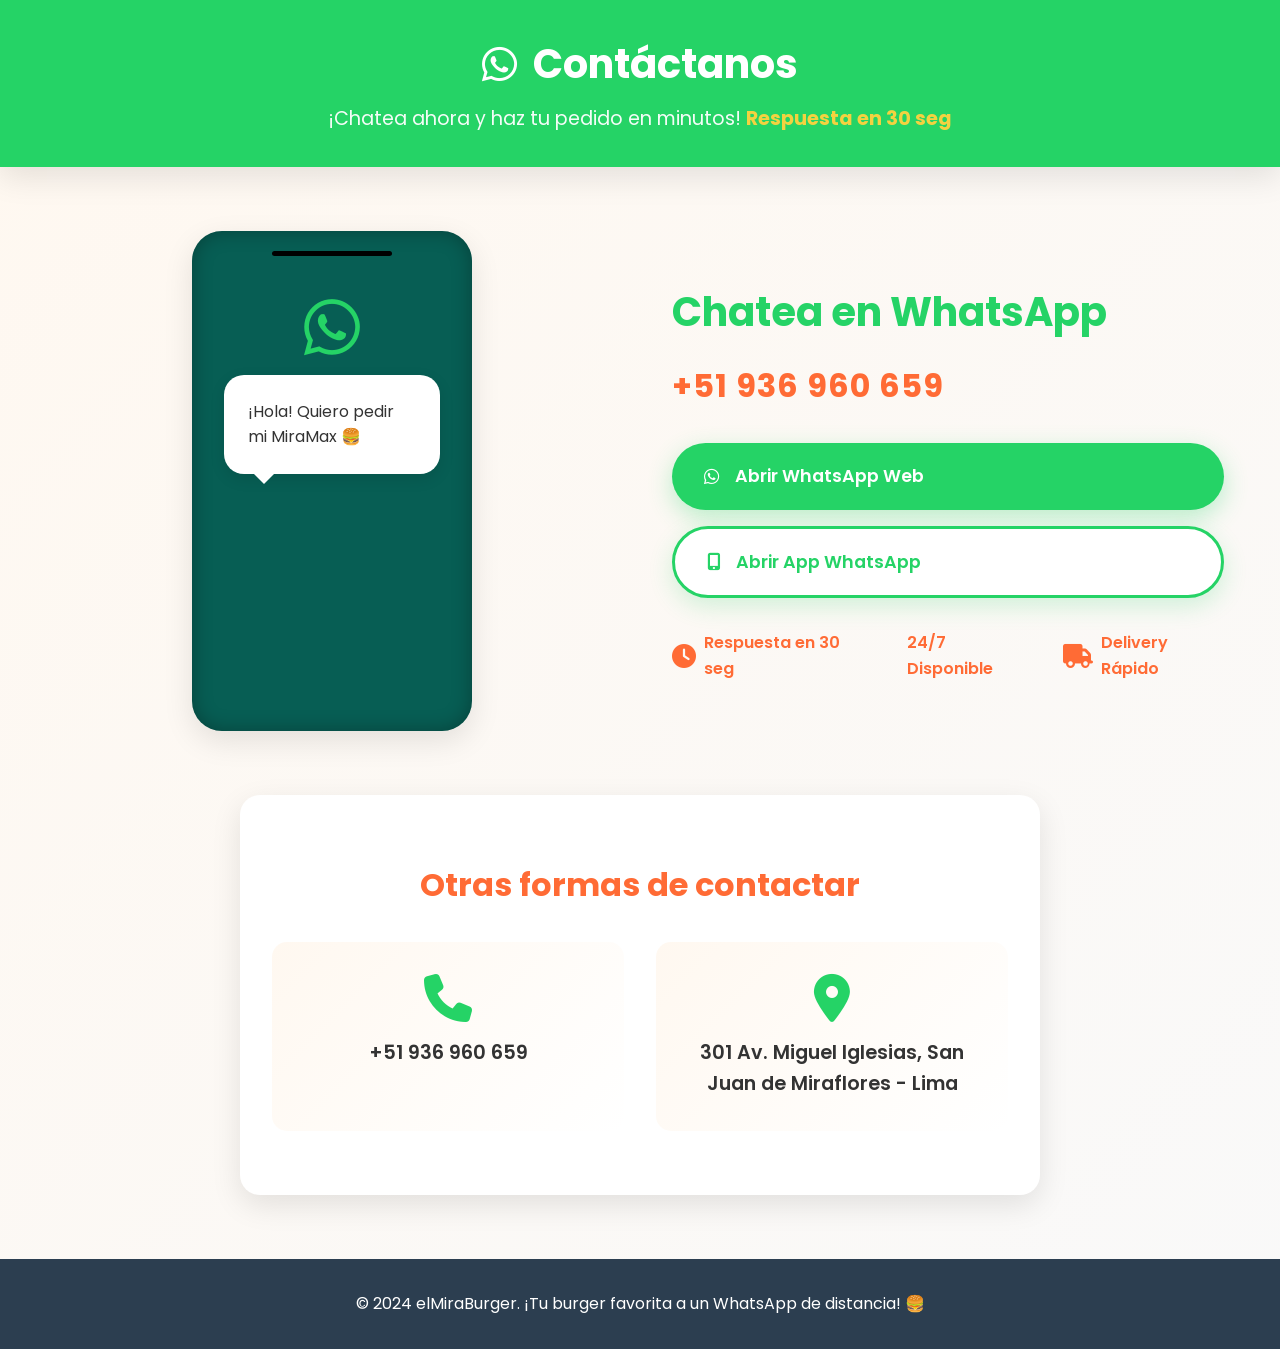
<file: contactos.html>
<!DOCTYPE html>
<html lang="es">
<head>
    <meta charset="UTF-8">
    <meta name="viewport" content="width=device-width, initial-scale=1.0">
    <meta name="description" content="Contáctanos por WhatsApp con elMiraBurger. Chatea ahora al +51 936 960 659 y haz tu pedido en segundos.">
    <title>Contáctanos | elMiraBurger - Chatea por WhatsApp</title>
    <link rel="stylesheet" href="contacto.css">
    <link href="https://fonts.googleapis.com/css2?family=Poppins:wght@300;400;600;700&display=swap" rel="stylesheet">
    <link rel="stylesheet" href="https://cdnjs.cloudflare.com/ajax/libs/font-awesome/6.4.0/css/all.min.css">
</head>
<body>
    <header>
        <div class="header-content">
            <h1><i class="fab fa-whatsapp"></i> Contáctanos</h1>
            <p>¡Chatea ahora y haz tu pedido en minutos! <span>Respuesta en <strong>30 seg</strong></span></p>
        </div>
    </header>

    <main class="contact-container">
        <!-- Hero WhatsApp -->
        <section class="whatsapp-hero">
            <div class="hero-content">
                <div class="phone-mockup">
                    <div class="phone-screen">
                        <i class="fab fa-whatsapp"></i>
                        <div class="chat-bubble">
                            <p>¡Hola! Quiero pedir mi MiraMax 🍔</p>
                        </div>
                    </div>
                </div>
                
                <div class="hero-text">
                    <h2>Chatea en WhatsApp</h2>
                    <p class="phone-number">+51 936 960 659</p>
                    
                    <div class="whatsapp-buttons">
                        <a href="https://wa.me/51936960659?text=¡Hola!%20Quiero%20hacer%20mi%20pedido%20en%20elMiraBurger%20🍔%20¿Qué%20recomiendan?" 
                           class="btn-whatsapp primary" 
                           target="_blank" 
                           rel="noopener noreferrer">
                            <i class="fab fa-whatsapp"></i>
                            Abrir WhatsApp Web
                        </a>
                        
                        <a href="https://wa.me/51936960659?text=¡Hola!%20Quiero%20hacer%20mi%20pedido%20en%20elMiraBurger%20🍔%20¿Qué%20recomiendan?" 
                           class="btn-whatsapp app" 
                           onclick="openWhatsAppApp()">
                            <i class="fas fa-mobile-alt"></i>
                            Abrir App WhatsApp
                        </a>
                    </div>
                    
                    <div class="features">
                        <div class="feature">
                            <i class="fas fa-clock"></i>
                            <span>Respuesta en 30 seg</span>
                        </div>
                        <div class="feature">
                            <i class="fas fa-pedestrians"></i>
                            <span>24/7 Disponible</span>
                        </div>
                        <div class="feature">
                            <i class="fas fa-truck"></i>
                            <span>Delivery Rápido</span>
                        </div>
                    </div>
                </div>
            </div>
        </section>

        <!-- Info adicional -->
        <section class="contact-info">
            <h3>Otras formas de contactar</h3>
            <div class="info-grid">
                <div class="info-card">
                    <i class="fas fa-phone"></i>
                    <p>+51 936 960 659</p>
                </div>
                <div class="info-card">
                    <i class="fas fa-map-marker-alt"></i>
                    <p>301 Av. Miguel Iglesias, San Juan de Miraflores - Lima</p>
                </div>
            </div>
        </section>
    </main>

    <footer>
        <p>© 2024 elMiraBurger. ¡Tu burger favorita a un WhatsApp de distancia! 🍔</p>
    </footer>

    <script src="contacto.js"></script>
</body>
</html>
</file>
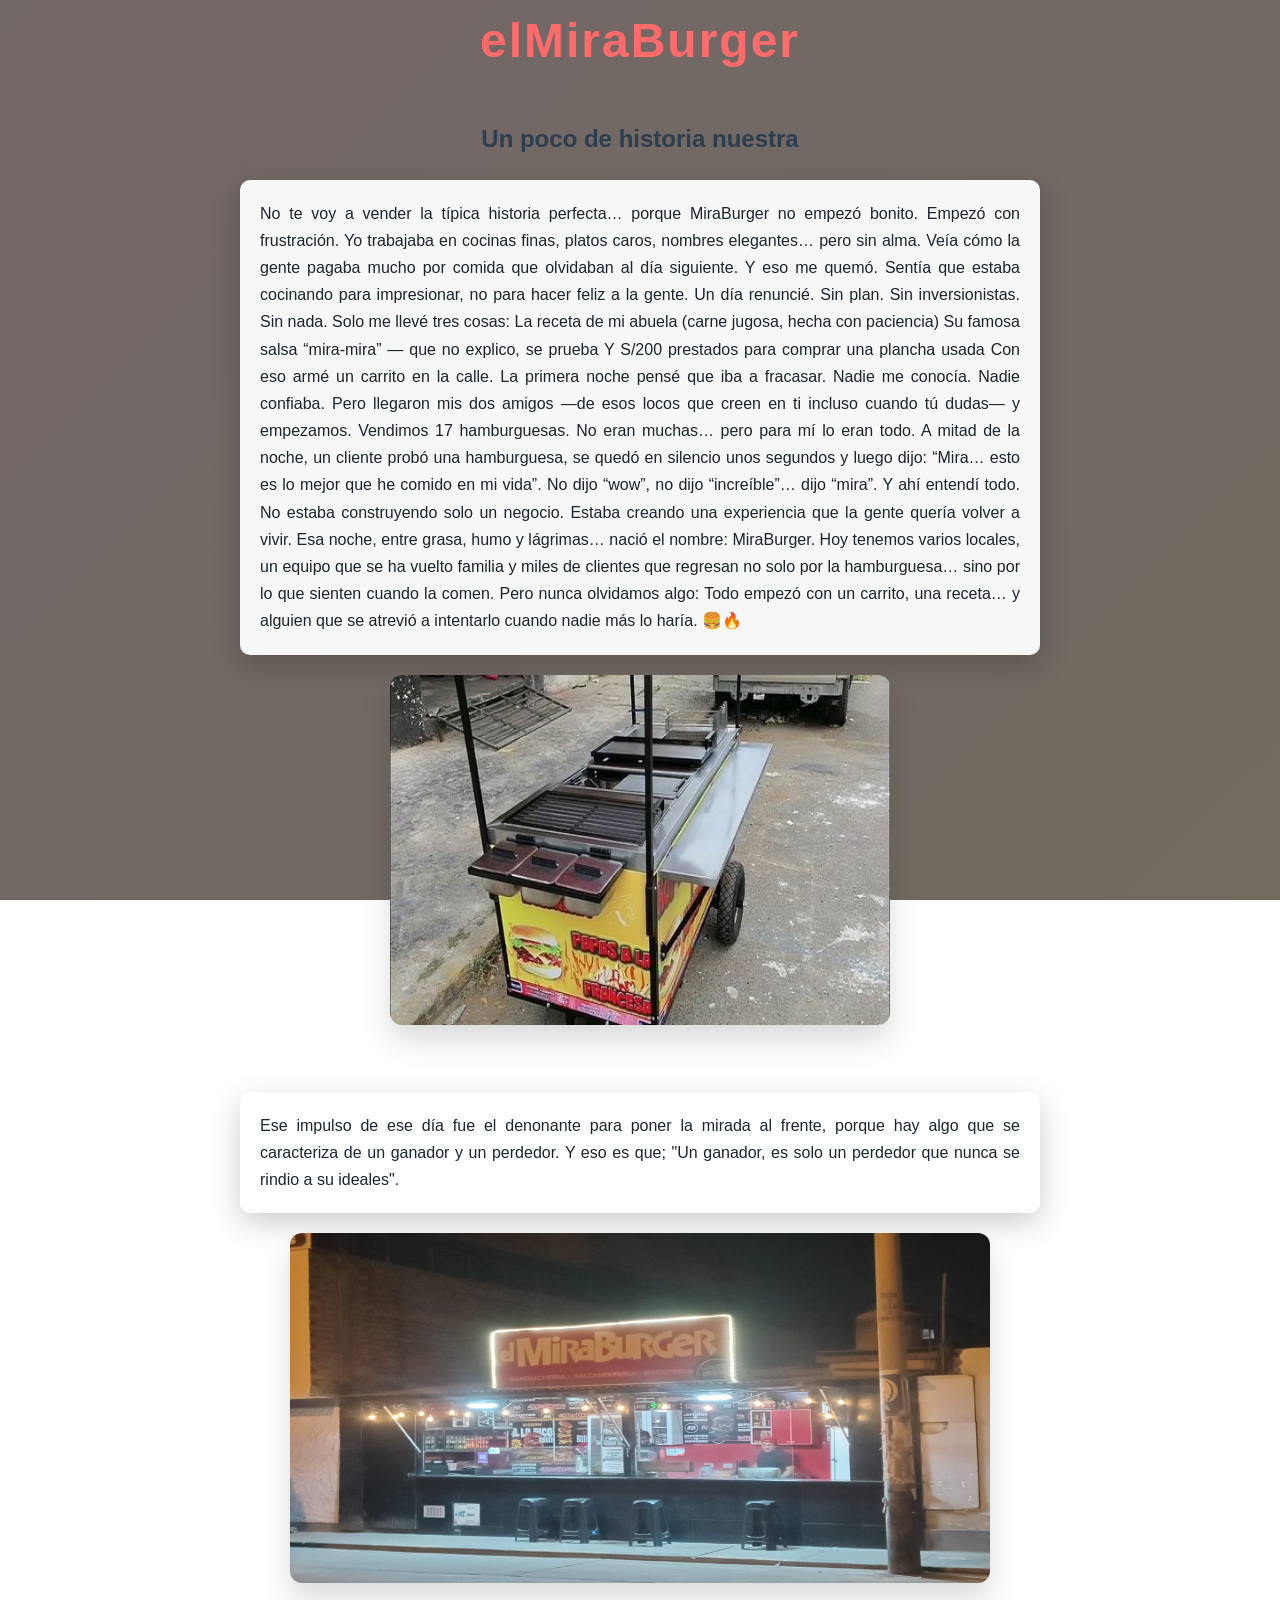
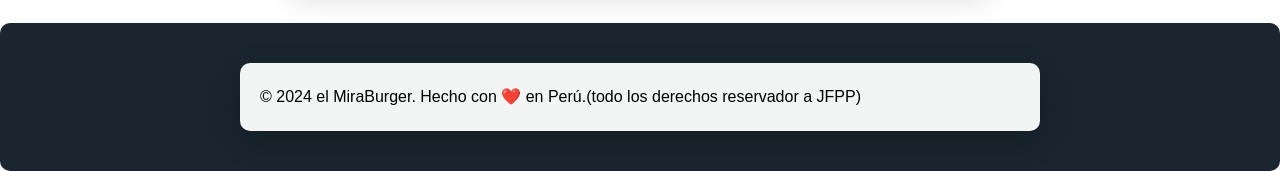
<file: inicio.html>
<!DOCTYPE html>
<html lang="en">
<head>
    <meta charset="UTF-8">
    <meta name="viewport" content="width=device-width, initial-scale=1.0">
    <title>Document</title>
    <link rel="stylesheet" href="inicio.css">
</head>
<body>
    <h1>elMiraBurger</h1>
    <br>
    <h2>Un poco de historia nuestra</h2>
    <p>No te voy a vender la típica historia perfecta… porque MiraBurger no empezó bonito.

Empezó con frustración.

Yo trabajaba en cocinas finas, platos caros, nombres elegantes… pero sin alma. Veía cómo la gente pagaba mucho por comida que olvidaban al día siguiente. Y eso me quemó. Sentía que estaba cocinando para impresionar, no para hacer feliz a la gente.

Un día renuncié.

Sin plan. Sin inversionistas. Sin nada.

Solo me llevé tres cosas:

La receta de mi abuela (carne jugosa, hecha con paciencia)
Su famosa salsa “mira-mira” — que no explico, se prueba
Y S/200 prestados para comprar una plancha usada

Con eso armé un carrito en la calle.

La primera noche pensé que iba a fracasar. Nadie me conocía. Nadie confiaba. Pero llegaron mis dos amigos —de esos locos que creen en ti incluso cuando tú dudas— y empezamos.

Vendimos 17 hamburguesas.

No eran muchas… pero para mí lo eran todo.

A mitad de la noche, un cliente probó una hamburguesa, se quedó en silencio unos segundos y luego dijo:
“Mira… esto es lo mejor que he comido en mi vida”.

No dijo “wow”, no dijo “increíble”… dijo “mira”.

Y ahí entendí todo.

No estaba construyendo solo un negocio. Estaba creando una experiencia que la gente quería volver a vivir.

Esa noche, entre grasa, humo y lágrimas… nació el nombre:

MiraBurger.

Hoy tenemos varios locales, un equipo que se ha vuelto familia y miles de clientes que regresan no solo por la hamburguesa… sino por lo que sienten cuando la comen.

Pero nunca olvidamos algo:

Todo empezó con un carrito, una receta…
y alguien que se atrevió a intentarlo cuando nadie más lo haría. 🍔🔥</p>
<img src="fotos/foto7.jpg" alt="inicios" height="350" width="500">
<br>
<p>Ese impulso de ese día fue el denonante para poner la mirada al frente, porque hay algo que se caracteriza de un ganador y un perdedor.
    Y eso es que; "Un ganador, es solo un perdedor que nunca se rindio a su ideales".
</p>
<img src="fotos/foto6.jpeg" alt="puesto actual" height="350" width="700">



    
</body>
<footer class="footer">
        <p>&copy; 2024 el MiraBurger. Hecho con ❤️ en Perú.(todo los derechos reservador a JFPP)</p>
    </footer>
</html>
</file>
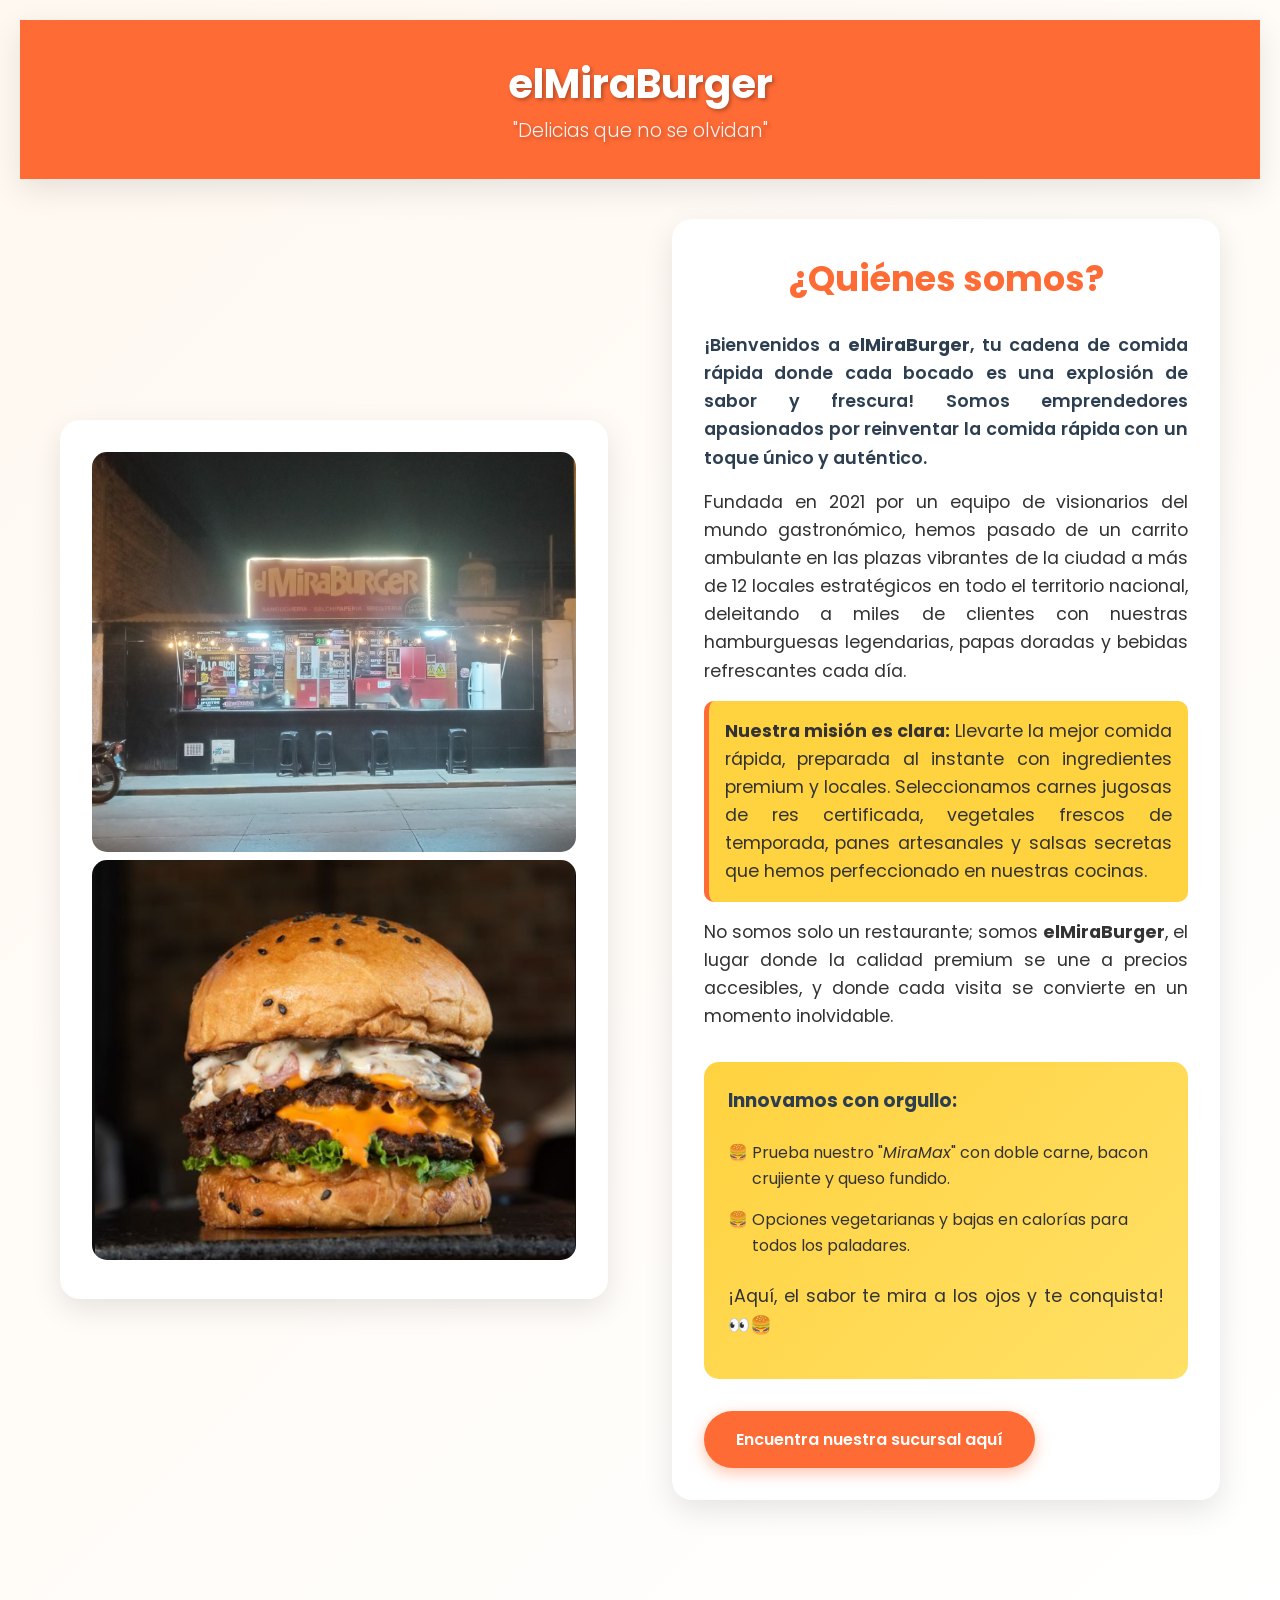
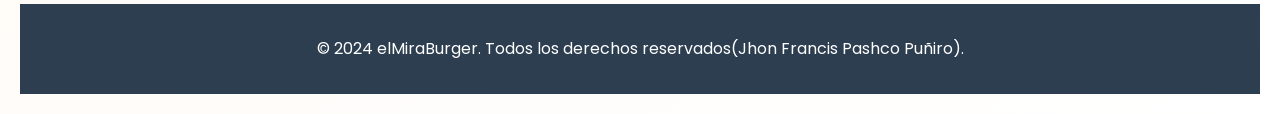
<file: quinessomos.html>
<!DOCTYPE html>
<html lang="es">
<head>
    <meta charset="UTF-8">
    <meta name="viewport" content="width=device-width, initial-scale=1.0">
    <meta name="description" content="Descubre quiénes somos en elMiraBurger: la cadena de comida rápida con hamburguesas inolvidables y sabores que conquistan.">
    <title>¿Quiénes Somos? | elMiraBurger - Delicias que no se olvidan</title>
    <link rel="stylesheet" href="somos3.css">
    <link href="https://fonts.googleapis.com/css2?family=Poppins:wght@300;400;600;700&display=swap" rel="stylesheet">
    <link rel="icon" href="favicon.ico" type="image/x-icon">
</head>
<body>
    <header>
        <h1>elMiraBurger <span>"Delicias que no se olvidan"</span></h1>
    </header>

    <main>
        <div class="padre">
            <div class="hijos">
                <div class="nieto imagen">
                    <img src="imagenes/quiesoms.jpeg" alt="Equipo de elMiraBurger preparando hamburguesas frescas en nuestra cocina" loading="lazy">
                    <img src="imagenes/hamburguesa.png" alt="El MiraMax" height="50" width="100">
                </div>

                <div class="nieto texto">
                    <h2>¿Quiénes somos?</h2>
                    <p class="intro">¡Bienvenidos a <strong>elMiraBurger</strong>, tu cadena de comida rápida donde cada bocado es una explosión de sabor y frescura! Somos emprendedores apasionados por reinventar la comida rápida con un toque único y auténtico.</p>
                    
                    <p>Fundada en 2021 por un equipo de visionarios del mundo gastronómico, hemos pasado de un carrito ambulante en las plazas vibrantes de la ciudad a más de 12 locales estratégicos en todo el territorio nacional, deleitando a miles de clientes con nuestras hamburguesas legendarias, papas doradas y bebidas refrescantes cada día.</p>
                    
                    <p class="mision"><strong>Nuestra misión es clara:</strong> Llevarte la mejor comida rápida, preparada al instante con ingredientes premium y locales. Seleccionamos carnes jugosas de res certificada, vegetales frescos de temporada, panes artesanales y salsas secretas que hemos perfeccionado en nuestras cocinas.</p>
                    
                    <p>No somos solo un restaurante; somos <strong>elMiraBurger</strong>, el lugar donde la calidad premium se une a precios accesibles, y donde cada visita se convierte en un momento inolvidable.</p>
                    
                    <div class="destacado">
                        <h3>Innovamos con orgullo:</h3>
                        <ul>
                            <li>Prueba nuestro "<em>MiraMax</em>" con doble carne, bacon crujiente y queso fundido.</li>
                            <li>Opciones vegetarianas y bajas en calorías para todos los paladares.</li>
                        </ul>
                        <p>¡Aquí, el sabor te mira a los ojos y te conquista! 👀🍔</p>
                    </div>
                    
                    <a href="https://www.google.com/maps/@-12.1694016,-76.9615596,3a,75y,283.56h,94.45t/data=!3m7!1e1!3m5!1sRHFCVbLHcESAU-4503TEQg!2e0!6shttps:%2F%2Fstreetviewpixels-pa.googleapis.com%2Fv1%2Fthumbnail%3Fcb_client%3Dmaps_sv.tactile%26w%3D900%26h%3D600%26pitch%3D-4.452967237435445%26panoid%3DRHFCVbLHcESAU-4503TEQg%26yaw%3D283.5649466595456!7i16384!8i8192?entry=ttu&g_ep=EgoyMDI2MDQyMS4wIKXMDSoASAFQAw%3D%3D" class="cta-button">Encuentra nuestra sucursal aquí</a>
                </div>
            </div>
        </div>
    </main>

    <footer>
        <p>&copy; 2024 elMiraBurger. Todos los derechos reservados(Jhon Francis Pashco Puñiro).</p>
    </footer>
</body>
</html>
</file>
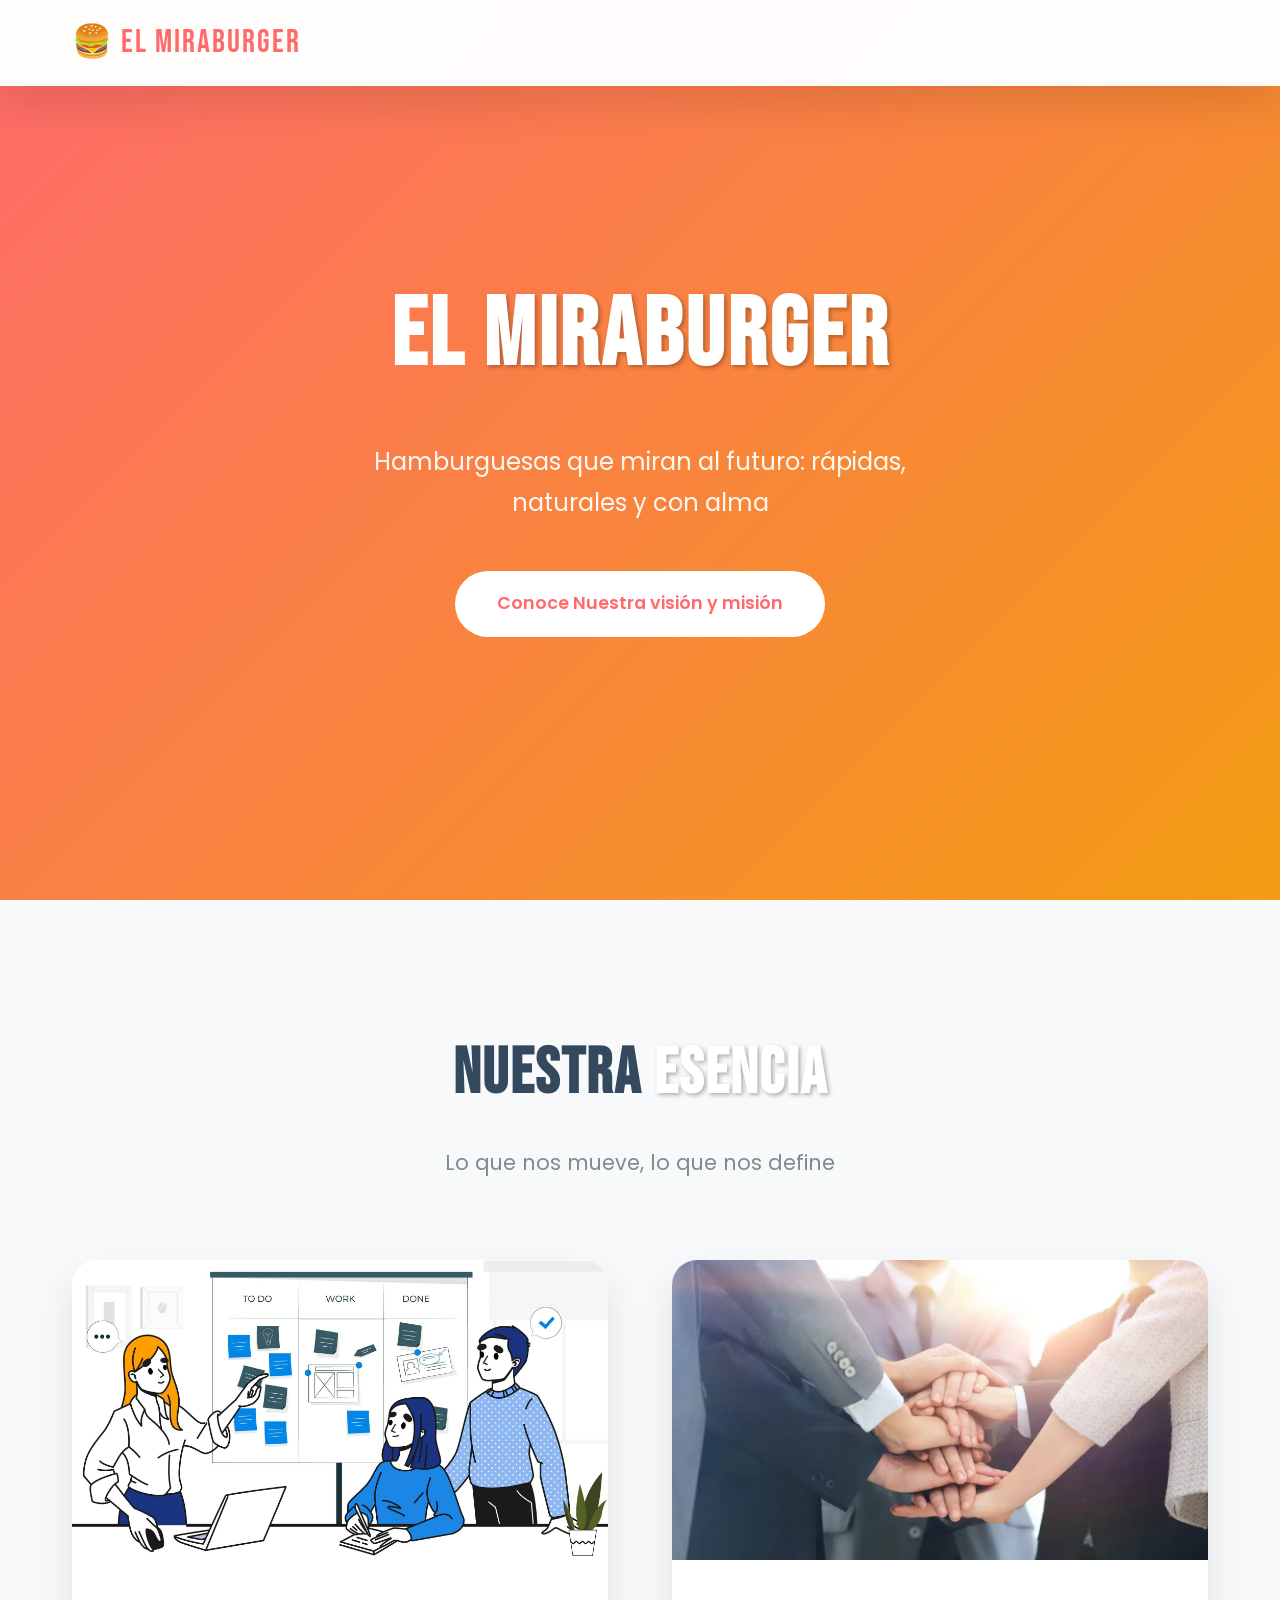
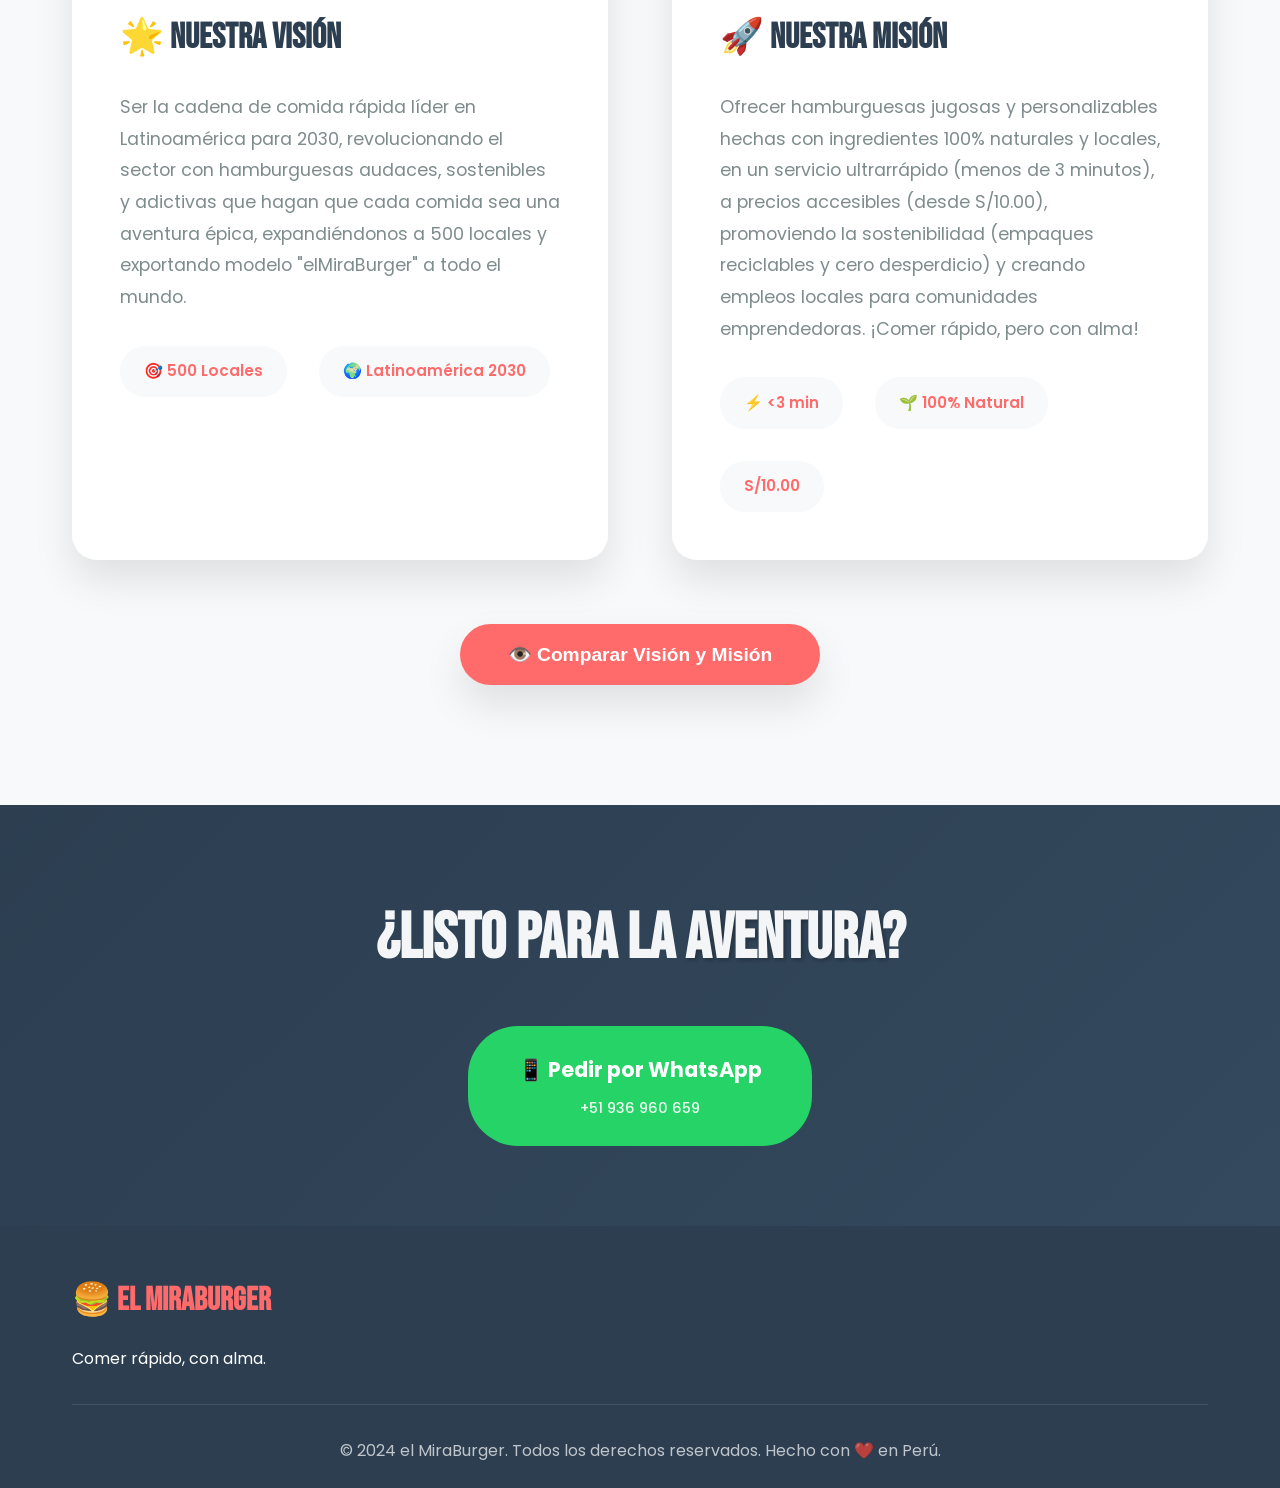
<file: vision.html>
<!DOCTYPE html>
<html lang="es">
<head>
    <meta charset="UTF-8">
    <meta name="viewport" content="width=device-width, initial-scale=1.0">
    <title>el MiraBurger - Quiénes Somos</title>
    <meta name="description" content="Conoce la visión y misión de el MiraBurger: hamburguesas rápidas, naturales y sostenibles en Latinoamérica.">
    <meta name="keywords" content="hamburguesas, comida rápida, MiraBurger, Perú, sostenible">
    
    <!-- Favicon y Open Graph -->
    <link rel="icon" href="favicon.ico" type="image/x-icon">
    <link rel="preconnect" href="https://fonts.googleapis.com">
    <link rel="preconnect" href="https://fonts.gstatic.com" crossorigin>
    <link href="https://fonts.googleapis.com/css2?family=Poppins:wght@300;400;600;700&family=Bebas+Neue&display=swap" rel="stylesheet">
    
    <link rel="stylesheet" href="vision.css">
</head>

<body>
    <!-- Header con Navegación -->
    <header class="header">
        <nav class="navbar">
            <div class="nav-container">
                <div class="logo">
                    <h2>🍔 el MiraBurger</h2>
                </div>
                <div class="hamburger">
                    <span></span>
                    <span></span>
                    <span></span>
                </div>
            </div>
        </nav>
    </header>

    <!-- Hero Section -->
    <section id="inicio" class="hero">
        <div class="hero-content">
            <h1 class="hero-title">el <span class="highlight">MiraBurger</span></h1>
            <p class="hero-subtitle">Hamburguesas que miran al futuro: rápidas, naturales y con alma</p>
            <a href="#quienes" class="btn btn-primary">Conoce Nuestra visión y misión</a>
        </div>
    </section>

    <!-- Main Content - Quiénes Somos -->
    <main id="quienes" class="quienes-section">
        <div class="container">
            <div class="section-header">
                <h2 class="section-title">Nuestra <span class="highlight">Esencia</span></h2>
                <p>Lo que nos mueve, lo que nos define</p>
            </div>

            <div class="cards-container">
                <!-- Card Visión -->
                <article class="card vision-card">
                    <div class="card-image">
                        <img src="imagenes/vision.jpg" alt="Visión el MiraBurger - Líderes en Latinoamérica 2030" loading="lazy">
                        <div class="image-overlay">
                            <h3>Visión</h3>
                        </div>
                    </div>
                    <div class="card-content">
                        <h2>🌟 Nuestra Visión</h2>
                        <p>Ser la cadena de comida rápida líder en Latinoamérica para 2030, revolucionando el sector con hamburguesas audaces, sostenibles y adictivas que hagan que cada comida sea una aventura épica, expandiéndonos a 500 locales y exportando modelo "elMiraBurger" a todo el mundo.</p>
                        <div class="card-stats">
                            <span>🎯 500 Locales</span>
                            <span>🌍 Latinoamérica 2030</span>
                        </div>
                    </div>
                </article>

                <!-- Card Misión -->
                <article class="card mision-card">
                    <div class="card-image">
                        <img src="imagenes/mision.webp" alt="Misión el MiraBurger - Hamburguesas naturales en 3 minutos" loading="lazy">
                        <div class="image-overlay">
                            <h3>Misión</h3>
                        </div>
                    </div>
                    <div class="card-content">
                        <h2>🚀 Nuestra Misión</h2>
                        <p>Ofrecer hamburguesas jugosas y personalizables hechas con ingredientes 100% naturales y locales, en un servicio ultrarrápido (menos de 3 minutos), a precios accesibles (desde S/10.00), promoviendo la sostenibilidad (empaques reciclables y cero desperdicio) y creando empleos locales para comunidades emprendedoras. ¡Comer rápido, pero con alma!</p>
                        <div class="card-stats">
                            <span>⚡ <3 min</span>
                            <span>🌱 100% Natural</span>
                            <span>S/10.00</span>
                        </div>
                    </div>
                </article>
            </div>

            <!-- Toggle para comparar -->
            <div class="toggle-section">
                <button id="toggleBtn" class="toggle-btn">👁️ Comparar Visión y Misión</button>
            </div>
        </div>
    </main>

    <!-- CTA Section -->
     <section class="cta-section">
    <div class="container">
        <h2>¿Listo para la <span class="highlight">aventura</span>?</h2>
        <div class="cta-buttons">
            <a href="https://wa.me/51936960659?text=¡Hola!%20Quiero%20probar%20el%20MiraBurger%20🍔%20¿Qué%20me%20recomiendas?" 
               class="btn btn-primary btn-large btn-whatsapp" 
               target="_blank"
               rel="noopener noreferrer">
                <span>📱 Pedir por WhatsApp</span>
                <small>+51 936 960 659</small>
            </a>
        </div>
    </div>
</section>

    <!-- Footer -->
    <footer class="footer">
        <div class="container">
            <div class="footer-content">
                <div class="footer-brand">
                    <h3>🍔 el MiraBurger</h3>
                    <p>Comer rápido, con alma.</p>
                </div>
            </div>
            <div class="footer-bottom">
                <p>&copy; 2024 el MiraBurger. Todos los derechos reservados. Hecho con ❤️ en Perú.</p>
            </div>
        </div>
    </footer>

    <script src="vision.js"></script>
</body>
</html>
</file>
<file: contacto.css>
/* Variables consistentes con tu diseño */
:root {
    --primary-color: #25D366; /* Verde WhatsApp */
    --primary-hover: #128C7E;
    --secondary-color: #FF6B35;
    --bg-light: #FFF8F0;
    --shadow: 0 10px 30px rgba(0,0,0,0.1);
    --transition: all 0.3s ease;
}

* {
    margin: 0;
    padding: 0;
    box-sizing: border-box;
}

body {
    font-family: 'Poppins', sans-serif;
    line-height: 1.6;
    background: linear-gradient(135deg, var(--bg-light) 0%, #f9f9f9 100%);
    color: #333;
    overflow-x: hidden;
}

/* Header */
header {
    background: var(--primary-color);
    color: white;
    text-align: center;
    padding: 2rem 1rem;
    box-shadow: var(--shadow);
}

.header-content h1 {
    font-size: 2.5rem;
    margin-bottom: 0.5rem;
    display: flex;
    align-items: center;
    justify-content: center;
    gap: 1rem;
}

.header-content p {
    font-size: 1.2rem;
    opacity: 0.95;
}

.header-content span {
    color: #FFD23F;
    font-weight: 700;
}

/* Hero WhatsApp */
.whatsapp-hero {
    padding: 4rem 1rem;
    max-width: 1200px;
    margin: 0 auto;
}

.hero-content {
    display: grid;
    grid-template-columns: 1fr 1fr;
    gap: 4rem;
    align-items: center;
}

.phone-mockup {
    justify-self: center;
}

.phone-screen {
    background: #075E54;
    border-radius: 30px;
    padding: 3rem 2rem 2rem;
    width: 280px;
    height: 500px;
    position: relative;
    box-shadow: var(--shadow), inset 0 0 20px rgba(0,0,0,0.3);
}

.phone-screen::before {
    content: '';
    position: absolute;
    top: 20px;
    left: 50%;
    transform: translateX(-50%);
    width: 120px;
    height: 5px;
    background: #000;
    border-radius: 10px;
}

.phone-screen i {
    font-size: 4rem;
    color: #25D366;
    position: absolute;
    top: 4rem;
    left: 50%;
    transform: translateX(-50%);
}

.chat-bubble {
    background: white;
    border-radius: 20px;
    padding: 1.5rem;
    margin-top: 6rem;
    box-shadow: 0 5px 15px rgba(0,0,0,0.1);
    position: relative;
}

.chat-bubble::after {
    content: '';
    position: absolute;
    bottom: -10px;
    left: 30px;
    width: 0;
    height: 0;
    border-left: 10px solid transparent;
    border-right: 10px solid transparent;
    border-top: 10px solid white;
}

.hero-text h2 {
    font-size: 2.5rem;
    color: var(--primary-color);
    margin-bottom: 1rem;
}

.phone-number {
    font-size: 2rem;
    font-weight: 700;
    color: var(--secondary-color);
    margin-bottom: 2rem;
    letter-spacing: 1px;
}

/* Botones WhatsApp */
.whatsapp-buttons {
    display: flex;
    flex-direction: column;
    gap: 1rem;
    margin-bottom: 2rem;
}

.btn-whatsapp {
    display: flex;
    align-items: center;
    gap: 1rem;
    padding: 1.2rem 2rem;
    text-decoration: none;
    border-radius: 50px;
    font-weight: 600;
    font-size: 1.1rem;
    transition: var(--transition);
    text-align: center;
    box-shadow: 0 8px 25px rgba(37,211,102,0.3);
}

.btn-whatsapp.primary {
    background: var(--primary-color);
    color: white;
}

.btn-whatsapp.primary:hover {
    background: var(--primary-hover);
    transform: translateY(-3px);
    box-shadow: 0 12px 35px rgba(37,211,102,0.4);
}

.btn-whatsapp.app {
    background: #fff;
    color: var(--primary-color);
    border: 3px solid var(--primary-color);
    box-shadow: 0 8px 25px rgba(37,211,102,0.2);
}

.btn-whatsapp.app:hover {
    background: var(--primary-color);
    color: white;
    transform: translateY(-3px);
}

/* Features */
.features {
    display: flex;
    gap: 2rem;
    justify-content: center;
}

.feature {
    display: flex;
    align-items: center;
    gap: 0.5rem;
    font-weight: 600;
    color: var(--secondary-color);
}

.feature i {
    font-size: 1.5rem;
}

/* Info adicional */
.contact-info {
    background: white;
    padding: 4rem 2rem;
    text-align: center;
    box-shadow: var(--shadow);
    border-radius: 20px;
    max-width: 800px;
    margin: 0 auto 4rem;
}

.contact-info h3 {
    font-size: 2rem;
    color: var(--secondary-color);
    margin-bottom: 2rem;
}

.info-grid {
    display: grid;
    grid-template-columns: repeat(auto-fit, minmax(200px, 1fr));
    gap: 2rem;
}

.info-card {
    padding: 2rem;
    border-radius: 15px;
    background: linear-gradient(135deg, var(--bg-light), white);
    transition: var(--transition);
}

.info-card:hover {
    transform: translateY(-5px);
    box-shadow: var(--shadow);
}

.info-card i {
    font-size: 3rem;
    color: var(--primary-color);
    margin-bottom: 1rem;
}

.info-card p {
    text-align: center;
    font-size: 1.2rem;
    font-weight: 600;
}

/* Footer */
footer {
    background: #2C3E50;
    color: white;
    text-align: center;
    padding: 2rem;
}

/* Responsive */
@media (max-width: 768px) {
    .hero-content {
        grid-template-columns: 1fr;
        text-align: center;
        gap: 2rem;
    }
    
    .header-content h1 {
        font-size: 2rem;
    }
    
    .hero-text h2 {
        font-size: 2rem;
    }
    
    .phone-number {
        font-size: 1.6rem;
    }
    
    .whatsapp-buttons {
        max-width: 100%;
    }
    
    .features {
        flex-direction: column;
        gap: 1rem;
    }
}

@media (max-width: 480px) {
    .phone-mockup {
        transform: scale(0.9);
    }
}
</file>
<file: inicio.css>
/* ===== RESET ===== */
* {
    margin: 0;
    padding: 0;
    box-sizing: border-box;
}

/* ===== BODY ===== */
body {
    font-family: 'Poppins', sans-serif;
    color: #1a252f;
    line-height: 1.7;

    background: 
        linear-gradient(rgba(0,0,0,0.6), rgba(0,0,0,0.6)),
        url('https://images.unsplash.com/photo-1550547660-d9450f859349?w=1600');

    background-size: cover;
    background-position: center;
    background-attachment: fixed;
}

/* ===== TITULOS ===== */
h1 {
    text-align: center;
    font-size: 3rem;
    color: #ff6b6b;
    font-family: 'Bebas Neue', sans-serif;
    letter-spacing: 2px;
    margin-bottom: 10px;
}

h2 {
    text-align: center;
    color: #2c3e50;
    margin-bottom: 20px;
}

/* ===== TEXTO ===== */
p {
    max-width: 800px;
    margin: 20px auto;
    font-size: 1rem;
    text-align: justify;

    background: rgba(255,255,255,0.95); /* semi transparente */
    padding: 20px;
    border-radius: 10px;

    box-shadow: 0 10px 30px rgba(0,0,0,0.2);
}

/* ===== IMAGENES ===== */
img {
    display: block;
    margin: 20px auto;
    border-radius: 12px;
    box-shadow: 0 15px 30px rgba(0,0,0,0.15);
    transition: transform 0.3s ease;
}

img:hover {
    transform: scale(1.05);
}

/* ===== FOOTER ===== */
.footer {
    margin-top: 40px;
    text-align: center;
    padding: 20px;
    background: #1a252f;
    color: black;
    border-radius: 10px;
}

/* ===== EFECTO HERO SIMPLE ===== */
body::before {
    content: "";
    position: fixed;
    inset: 0;
    background: linear-gradient(135deg, #ff6b6b, #f39c12);
    z-index: -1;
    opacity: 0.08;
}

/* ===== RESPONSIVE ===== */
@media (max-width: 768px) {
    h1 {
        font-size: 2.2rem;
    }

    p {
        padding: 15px;
    }

    img {
        width: 90%;
        height: auto;
    }
}
body::after {
    content: "";
    position: fixed;
    inset: 0;

    background-image: url("https://www.transparenttextures.com/patterns/food.png");
    opacity: 0.08;

    z-index: -1;
}
</file>
<file: somos3.css>
/* Reset y variables */
* {
    margin: 0;
    padding: 0;
    box-sizing: border-box;
}

:root {
    --primary-color: #FF6B35; /* Naranja vibrante */
    --secondary-color: #FFD23F; /* Amarillo */
    --accent-color: #2C3E50; /* Gris oscuro */
    --text-light: #333;
    --bg-light: #FFF8F0;
    --shadow: 0 10px 30px rgba(0,0,0,0.1);
    --transition: all 0.3s ease;
}

body {
    font-family: 'Poppins', sans-serif;
    line-height: 1.6;
    color: var(--text-light);
    background: linear-gradient(135deg, var(--bg-light) 0%, #FFF 100%);
    padding: 20px;
}

/* Header */
header {
    text-align: center;
    padding: 2rem 0;
    background: var(--primary-color);
    color: white;
    box-shadow: var(--shadow);
}

header h1 {
    font-size: 2.5rem;
    font-weight: 700;
    text-shadow: 2px 2px 4px rgba(0,0,0,0.3);
}

header span {
    display: block;
    font-size: 1.2rem;
    font-weight: 300;
    opacity: 0.9;
}

/* Contenedor principal */
.padre {
    max-width: 1200px;
    margin: 0 auto;
    padding: 40px 20px;
}

.hijos {
    display: grid;
    grid-template-columns: 1fr 1fr;
    gap: 4rem;
    align-items: center;
}

.nieto {
    padding: 2rem;
    background: white;
    border-radius: 20px;
    box-shadow: var(--shadow);
    transition: var(--transition);
}

.nieto:hover {
    transform: translateY(-10px);
    box-shadow: 0 20px 40px rgba(0,0,0,0.15);
}

/* Imagen */
.imagen img {
    width: 100%;
    height: 400px;
    object-fit: cover;
    border-radius: 15px;
}

/* Texto */
.texto h2 {
    color: var(--primary-color);
    font-size: 2.2rem;
    margin-bottom: 1.5rem;
    text-align: center;
}

.texto p {
    margin-bottom: 1rem;
    font-size: 1.1rem;
    text-align: justify;
}

.intro {
    font-size: 1.2rem;
    font-weight: 600;
    color: var(--accent-color);
}

.mision {
    background: var(--secondary-color);
    padding: 1rem;
    border-radius: 10px;
    border-left: 5px solid var(--primary-color);
}

.destacado {
    background: linear-gradient(135deg, var(--secondary-color), #FFE066);
    padding: 1.5rem;
    border-radius: 15px;
    margin: 2rem 0;
}

.destacado h3 {
    color: var(--accent-color);
    margin-bottom: 1rem;
}

.destacado ul {
    list-style: none;
    margin-bottom: 1rem;
}

.destacado li {
    padding: 0.5rem 0;
    padding-left: 1.5rem;
    position: relative;
}

.destacado li::before {
    content: '🍔';
    position: absolute;
    left: 0;
}

/* Botón CTA */
.cta-button {
    display: inline-block;
    background: var(--primary-color);
    color: white;
    padding: 1rem 2rem;
    text-decoration: none;
    border-radius: 50px;
    font-weight: 600;
    text-align: center;
    transition: var(--transition);
    box-shadow: 0 5px 15px rgba(255,107,53,0.4);
}

.cta-button:hover {
    background: #E55A2B;
    transform: scale(1.05);
}

/* Footer */
footer {
    text-align: center;
    padding: 2rem;
    background: var(--accent-color);
    color: white;
    margin-top: 4rem;
}

footer a {
    color: var(--secondary-color);
    text-decoration: none;
}

/* Responsive */
@media (max-width: 768px) {
    .hijos {
        grid-template-columns: 1fr;
        gap: 2rem;
    }
    
    header h1 {
        font-size: 2rem;
    }
    
    .texto h2 {
        font-size: 1.8rem;
    }
    
    .imagen img {
        height: 250px;
    }
}

@media (max-width: 480px) {
    body {
        padding: 10px;
    }
    
    .padre {
        padding: 20px 10px;
    }
}
</file>
<file: vision.css>
/* ===== RESET Y VARIABLES ===== */
* {
    margin: 0;
    padding: 0;
    box-sizing: border-box;
}

:root {
    --primary: #FF6B6B;
    --secondary: #2C3E50;
    --accent: #F39C12;
    --success: #27AE60;
    --white: #FFFFFF;
    --light-gray: #F8F9FA;
    --gray: #7F8C8D;
    --dark-gray: #34495E;
    --shadow: 0 20px 40px rgba(0,0,0,0.1);
    --shadow-hover: 0 30px 60px rgba(0,0,0,0.15);
}

html {
    scroll-behavior: smooth;
}

body {
    font-family: 'Poppins', sans-serif;
    line-height: 1.7;
    color: var(--dark-gray);
    overflow-x: hidden;
}

/* ===== HEADER ===== */
.header {
    position: fixed;
    top: 0;
    width: 100%;
    background: rgba(255, 255, 255, 0.98);
    backdrop-filter: blur(20px);
    z-index: 1000;
    box-shadow: var(--shadow);
    transition: all 0.3s ease;
}

.nav-container {
    max-width: 1200px;
    margin: 0 auto;
    padding: 1rem 2rem;
    display: flex;
    justify-content: space-between;
    align-items: center;
}

.logo h2 {
    font-family: 'Bebas Neue', sans-serif;
    font-size: 2rem;
    color: var(--primary);
    font-weight: 400;
    letter-spacing: 2px;
}

.nav-menu {
    display: flex;
    list-style: none;
    gap: 2.5rem;
}

.nav-menu a {
    text-decoration: none;
    color: var(--dark-gray);
    font-weight: 500;
    position: relative;
    transition: color 0.3s ease;
}

.nav-menu a::after {
    content: '';
    position: absolute;
    bottom: -5px;
    left: 0;
    width: 0;
    height: 2px;
    background: var(--primary);
    transition: width 0.3s ease;
}

.nav-menu a:hover::after,
.nav-menu a.active::after {
    width: 100%;
}

.nav-menu a:hover,
.nav-menu a.active {
    color: var(--primary);
}

.hamburger {
    display: none;
    flex-direction: column;
    cursor: pointer;
    gap: 5px;
}

.hamburger span {
    width: 28px;
    height: 3px;
    background: var(--primary);
    transition: 0.3s;
}

/* ===== HERO ===== */
.hero {
    min-height: 100vh;
    background: linear-gradient(135deg, var(--primary) 0%, var(--accent) 100%);
    display: flex;
    align-items: center;
    justify-content: center;
    text-align: center;
    color: white;
    padding: 0 2rem;
}

.hero-title {
    font-size: clamp(3rem, 8vw, 6rem);
    font-weight: 700;
    margin-bottom: 1.5rem;
    font-family: 'Bebas Neue', sans-serif;
    letter-spacing: 3px;
}

.highlight {
    color: var(--white);
    text-shadow: 2px 2px 4px rgba(0,0,0,0.3);
}

.hero-subtitle {
    font-size: 1.5rem;
    margin-bottom: 3rem;
    opacity: 0.95;
    max-width: 600px;
    margin-left: auto;
    margin-right: auto;
}

/* ===== BOTONES ===== */
.btn {
    display: inline-block;
    padding: 1rem 2.5rem;
    border-radius: 50px;
    text-decoration: none;
    font-weight: 600;
    font-size: 1.1rem;
    transition: all 0.3s ease;
    border: 2px solid transparent;
    position: relative;
    overflow: hidden;
}

.btn-primary {
    background: var(--white);
    color: var(--primary);
}

.btn-primary:hover {
    transform: translateY(-3px);
    box-shadow: var(--shadow-hover);
    background: var(--white);
}

.btn-large {
    padding: 1.5rem 3rem;
    font-size: 1.3rem;
}

/* ===== CONTAINER ===== */
.container {
    max-width: 1200px;
    margin: 0 auto;
    padding: 0 2rem;
}

/* ===== SECCIÓN QUIÉNES SOMOS ===== */
.quienes-section {
    padding: 120px 0;
    background: var(--light-gray);
}

.section-header {
    text-align: center;
    margin-bottom: 5rem;
}

.section-title {
    font-size: clamp(2.5rem, 6vw, 4rem);
    font-family: 'Bebas Neue', sans-serif;
    margin-bottom: 1rem;
    letter-spacing: 2px;
}

.section-header p {
    font-size: 1.3rem;
    color: var(--gray);
    max-width: 600px;
    margin: 0 auto;
}

.cards-container {
    display: grid;
    grid-template-columns: repeat(auto-fit, minmax(500px, 1fr));
    gap: 4rem;
    margin-bottom: 4rem;
}

.card {
    background: white;
    border-radius: 25px;
    overflow: hidden;
    box-shadow: var(--shadow);
    transition: all 0.4s ease;
    position: relative;
}

.card:hover {
    transform: translateY(-15px);
    box-shadow: var(--shadow-hover);
}

.card-image {
    position: relative;
    height: 300px;
    overflow: hidden;
}

.card-image img {
    width: 100%;
    height: 100%;
    object-fit: cover;
    transition: transform 0.5s ease;
}

.card:hover .card-image img {
    transform: scale(1.1);
}

.image-overlay {
    position: absolute;
    bottom: 0;
    left: 0;
    right: 0;
    background: linear-gradient(transparent, rgba(0,0,0,0.8));
    color: white;
    padding: 2rem 2rem 3rem;
    transform: translateY(100%);
    transition: transform 0.4s ease;
}

.card:hover .image-overlay {
    transform: translateY(0);
}

.image-overlay h3 {
    font-size: 2rem;
    font-family: 'Bebas Neue', sans-serif;
    margin-bottom: 0.5rem;
}

.card-content {
    padding: 3rem;
}

.card-content h2 {
    font-size: 2.2rem;
    margin-bottom: 1.5rem;
    color: var(--secondary);
    font-family: 'Bebas Neue', sans-serif;
}

.card-content p {
    font-size: 1.1rem;
    margin-bottom: 2rem;
    color: var(--gray);
    line-height: 1.8;
}

.card-stats {
    display: flex;
    gap: 2rem;
    flex-wrap: wrap;
}

.card-stats span {
    background: var(--light-gray);
    padding: 0.8rem 1.5rem;
    border-radius: 25px;
    font-weight: 600;
    font-size: 0.95rem;
    color: var(--primary);
}

/* Toggle Section */
.toggle-section {
    text-align: center;
}

.toggle-btn {
    background: var(--primary);
    color: white;
    border: none;
    padding: 1.2rem 3rem;
    border-radius: 50px;
    font-size: 1.2rem;
    font-weight: 600;
    cursor: pointer;
    transition: all 0.3s ease;
    box-shadow: var(--shadow);
}

.toggle-btn:hover {
    transform: translateY(-3px);
    box-shadow: var(--shadow-hover);
    background: var(--accent);
}

/* ===== CTA SECTION ===== */
.cta-section {
    padding: 80px 0;
    background: linear-gradient(135deg, var(--secondary) 0%, var(--dark-gray) 100%);
    text-align: center;
    color: white;
}

.cta-section h2 {
    font-size: clamp(2.5rem, 6vw, 4rem);
    font-family: 'Bebas Neue', sans-serif;
    margin-bottom: 2rem;
    opacity: 0.95;
}

/* ===== FOOTER ===== */
.footer {
    background: var(--secondary);
    color: white;
    padding: 3rem 0 1.5rem;
}

.footer-content {
    display: grid;
    grid-template-columns: 2fr 1fr;
    gap: 3rem;
    margin-bottom: 2rem;
}

.footer-brand h3 {
    font-family: 'Bebas Neue', sans-serif;
    font-size: 2rem;
    margin-bottom: 1rem;
    color: var(--primary);
}

.footer-links {
    display: flex;
    flex-direction: column;
    gap: 1rem;
}

.footer-links a {
    color: rgba(255,255,255,0.8);
    text-decoration: none;
    transition: color 0.3s;
}

.footer-links a:hover {
    color: var(--primary);
}

.footer-bottom {
    text-align: center;
    padding-top: 2rem;
    border-top: 1px solid rgba(255,255,255,0.1);
    color: rgba(255,255,255,0.7);
}

/* ===== RESPONSIVE ===== */
@media (max-width: 768px) {
    .hamburger {
        display: flex;
    }
    
    .nav-menu {
        position: fixed;
        left: -100%;
        top: 70px;
        flex-direction: column;
        background: white;
        width: 100%;
        text-align: center;
        transition: 0.3s;
        box-shadow: var(--shadow);
        padding: 2rem 0;
        gap: 1.5rem;
    }
    
    .nav-menu.active {
        left: 0;
    }
    
    .cards-container {
        grid-template-columns: 1fr;
        gap: 2rem;
    }
    
    .footer-content {
        grid-template-columns: 1fr;
        text-align: center;
        gap: 2rem;
    }
    
    .card-stats {
        justify-content: center;
    }
}

@media (max-width: 480px) {
    .container {
        padding: 0 1rem;
    }
    
    .card-content {
        padding: 2rem 1.5rem;
    }
}

/* ===== ANIMACIONES ===== */
@keyframes fadeInUp {
    from {
        opacity: 0;
        transform: translateY(50px);
    }
    to {
        opacity: 1;
        transform: translateY(0);
    }
}

.card {
    animation: fadeInUp 0.8s ease forwards;
}

.card:nth-child(1) { animation-delay: 0.2s; }
.card:nth-child(2) { animation-delay: 0.4s; }

/* Scroll effect para header */
body.scrolled .header {
    background: rgba(255,255,255,1);
}
/* ===== WHATSAPP BUTTON STYLES ===== */
.cta-buttons {
    display: flex;
    gap: 1.5rem;
    justify-content: center;
    flex-wrap: wrap;
    margin-top: 2rem;
}

.btn-whatsapp {
    background: #25D366 !important;
    color: white !important;
    display: flex;
    flex-direction: column;
    align-items: center;
    gap: 0.5rem;
    padding: 1.5rem 3rem !important;
    position: relative;
    overflow: hidden;
}

.btn-whatsapp::before {
    content: '';
    position: absolute;
    top: 0;
    left: -100%;
    width: 100%;
    height: 100%;
    background: linear-gradient(90deg, transparent, rgba(255,255,255,0.2), transparent);
    transition: left 0.5s;
}

.btn-whatsapp:hover::before {
    left: 100%;
}

.btn-whatsapp span {
    font-size: 1.3rem;
    font-weight: 700;
}

.btn-whatsapp small {
    font-size: 0.9rem;
    opacity: 0.9;
    font-weight: 500;
}

.btn-secondary {
    background: transparent;
    color: white;
    border: 2px solid white;
}

.btn-secondary:hover {
    background: white;
    color: var(--secondary);
}

/* Icono flotante WhatsApp (opcional) */
.whatsapp-float {
    position: fixed;
    bottom: 30px;
    right: 30px;
    width: 60px;
    height: 60px;
    background: #25D366;
    border-radius: 50%;
    display: flex;
    align-items: center;
    justify-content: center;
    font-size: 2rem;
    box-shadow: var(--shadow-hover);
    z-index: 1000;
    transition: all 0.3s ease;
    text-decoration: none;
    color: white;
}

.whatsapp-float:hover {
    transform: scale(1.1);
    box-shadow: 0 10px 30px rgba(37, 211, 102, 0.4);
}
/* Animación para línea de comparación */
@keyframes pulse {
    0%, 100% { 
        box-shadow: 0 0 20px rgba(255,107,107,0.6);
        transform: translate(-50%, -50%) scaleY(1);
    }
    50% { 
        box-shadow: 0 0 40px rgba(255,107,107,0.9);
        transform: translate(-50%, -50%) scaleY(1.05);
    }
}

/* Mejora visual del toggle */
.toggle-btn {
    background: var(--primary);
    color: white;
    border: none;
    padding: 1.2rem 3rem;
    border-radius: 50px;
    font-size: 1.2rem;
    font-weight: 600;
    cursor: pointer;
    transition: all 0.3s cubic-bezier(0.68, -0.55, 0.265, 1.55);
    box-shadow: var(--shadow);
    position: relative;
    overflow: hidden;
}

.toggle-btn::before {
    content: '';
    position: absolute;
    top: 0;
    left: -100%;
    width: 100%;
    height: 100%;
    background: linear-gradient(90deg, transparent, rgba(255,255,255,0.3), transparent);
    transition: left 0.6s;
}

.toggle-btn:hover::before {
    left: 100%;
}

.toggle-btn:hover {
    transform: translateY(-5px) scale(1.05);
    box-shadow: var(--shadow-hover);
}
</file>
